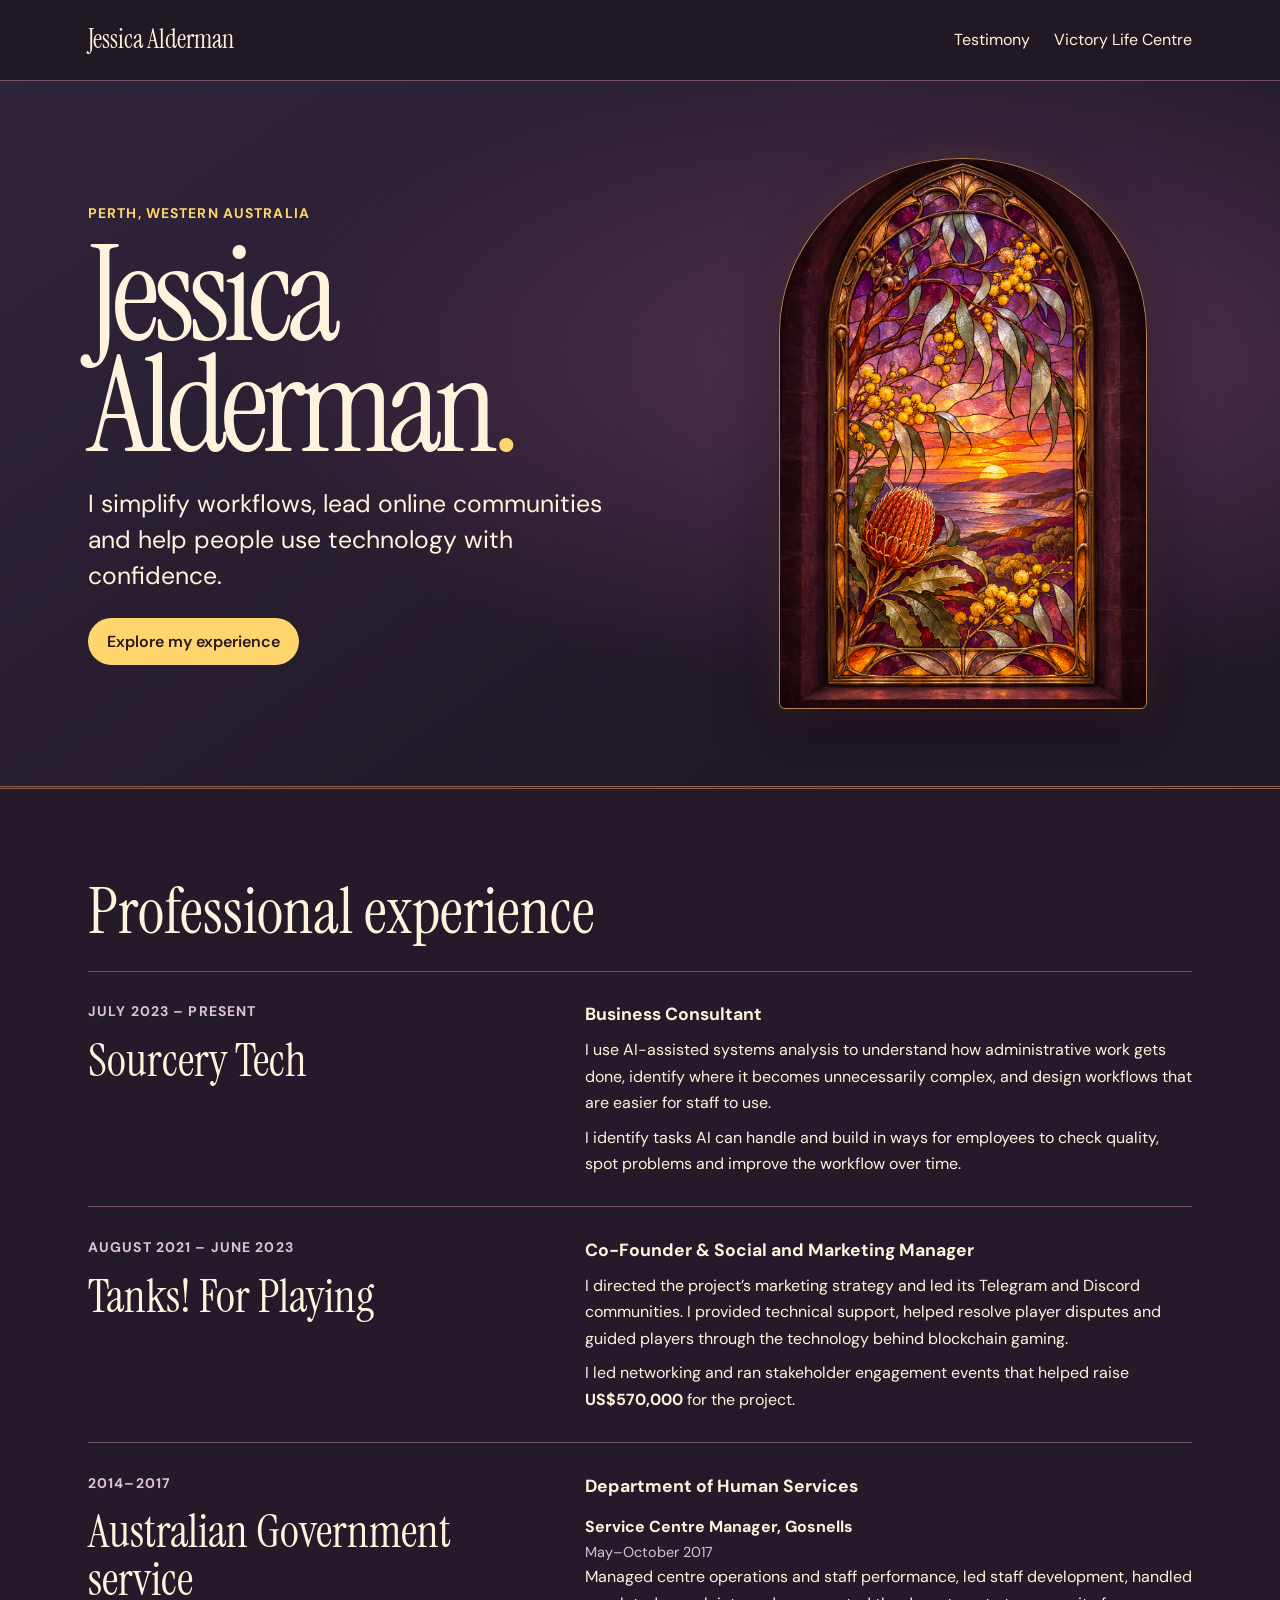
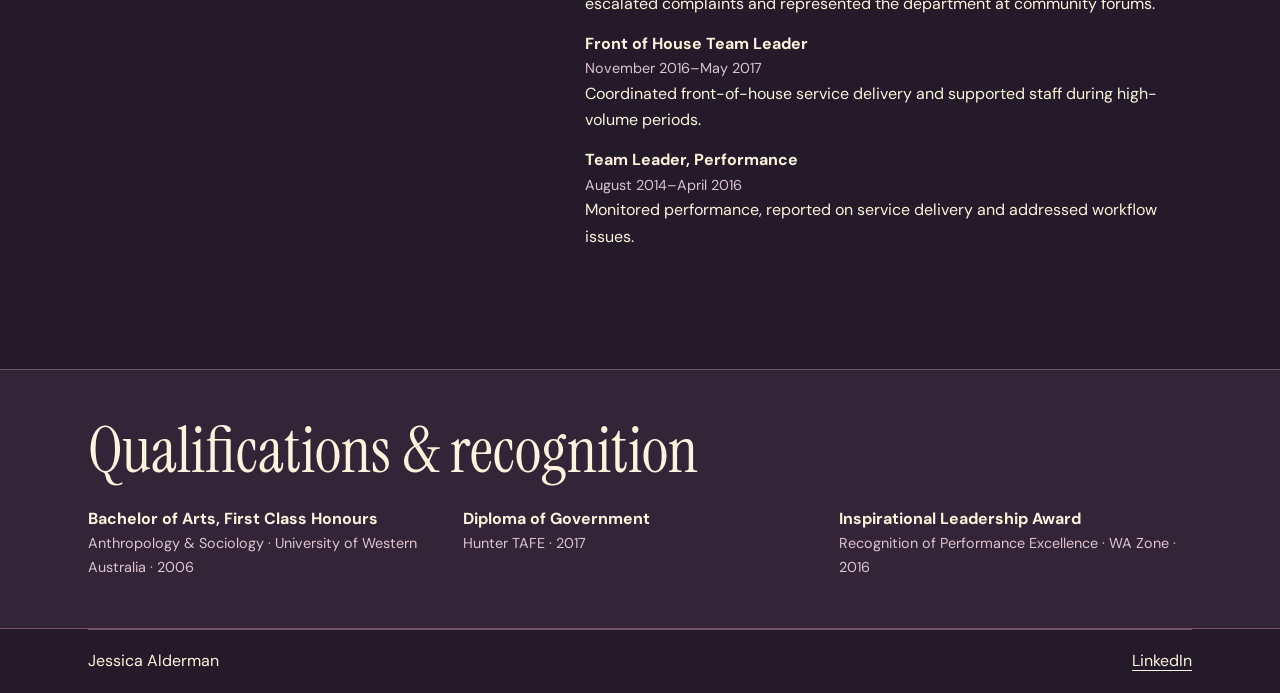
<file: index.html>
<!doctype html>
<html lang="en"><head><meta charset="utf-8"><meta name="viewport" content="width=device-width, initial-scale=1">
<meta name="description" content="Jessica Alderman, business consultant, community builder and co-founder based in Perth, Western Australia.">
<title>Jessica Alderman | Professional Portfolio</title><link rel="stylesheet" href="style.css?v=2"></head>
<body class="home-page"><a class="skip" href="#main">Skip to content</a>
<header class="site-header"><nav class="wrap nav" aria-label="Main navigation"><a class="brand" href="index.html" aria-current="page">Jessica Alderman</a><div class="nav-links"><a href="testimony.html">Testimony</a><a href="victory-life.html">Victory Life Centre</a></div></nav></header>
<main id="main">
<section class="hero"><div class="wrap hero-grid"><div><p class="eyebrow">Perth, Western Australia</p><h1>Jessica<br>Alderman<span>.</span></h1><p class="intro">I simplify workflows, lead online communities and help people use technology with confidence.</p><a class="button" href="#experience">Explore my experience</a></div><img class="hero-art" src="images/australiana-stained-glass.png" width="1024" height="1536" fetchpriority="high" alt="Arched stained glass with golden wattle, eucalyptus and banksia framing a purple and amber sunset over the Australian coast."></div></section>
<section class="wrap experience" id="experience" aria-labelledby="experience-title"><h2 id="experience-title">Professional experience</h2>
<article class="role"><div><p class="eyebrow">July 2023 – Present</p><h3>Sourcery Tech</h3></div><div><p class="role-title">Business Consultant</p><p>I use AI-assisted systems analysis to understand how administrative work gets done, identify where it becomes unnecessarily complex, and design workflows that are easier for staff to use.</p><p>I identify tasks AI can handle and build in ways for employees to check quality, spot problems and improve the workflow over time.</p></div></article>
<article class="role"><div><p class="eyebrow">August 2021 – June 2023</p><h3>Tanks! For Playing</h3></div><div><p class="role-title">Co-Founder &amp; Social and Marketing Manager</p><p>I directed the project’s marketing strategy and led its Telegram and Discord communities. I provided technical support, helped resolve player disputes and guided players through the technology behind blockchain gaming.</p><p>I led networking and ran stakeholder engagement events that helped raise <strong>US$570,000</strong> for the project.</p></div></article>
<article class="role"><div><p class="eyebrow">2014–2017</p><h3>Australian Government service</h3></div><div><p class="role-title">Department of Human Services</p><ul class="positions">
<li><strong>Service Centre Manager, Gosnells</strong><span>May–October 2017</span><p>Managed centre operations and staff performance, led staff development, handled escalated complaints and represented the department at community forums.</p></li>
<li><strong>Front of House Team Leader</strong><span>November 2016–May 2017</span><p>Coordinated front-of-house service delivery and supported staff during high-volume periods.</p></li>
<li><strong>Team Leader, Performance</strong><span>August 2014–April 2016</span><p>Monitored performance, reported on service delivery and addressed workflow issues.</p></li></ul></div></article>
</section>
<section class="credentials"><div class="wrap"><h2>Qualifications &amp; recognition</h2><ul><li><strong>Bachelor of Arts, First Class Honours</strong><span>Anthropology &amp; Sociology · University of Western Australia · 2006</span></li><li><strong>Diploma of Government</strong><span>Hunter TAFE · 2017</span></li><li><strong>Inspirational Leadership Award</strong><span>Recognition of Performance Excellence · WA Zone · 2016</span></li></ul></div></section>
</main><footer class="wrap footer"><span>Jessica Alderman</span><a href="https://www.linkedin.com/in/jessica-alderman-72170421a/">LinkedIn</a></footer></body></html>
</file>
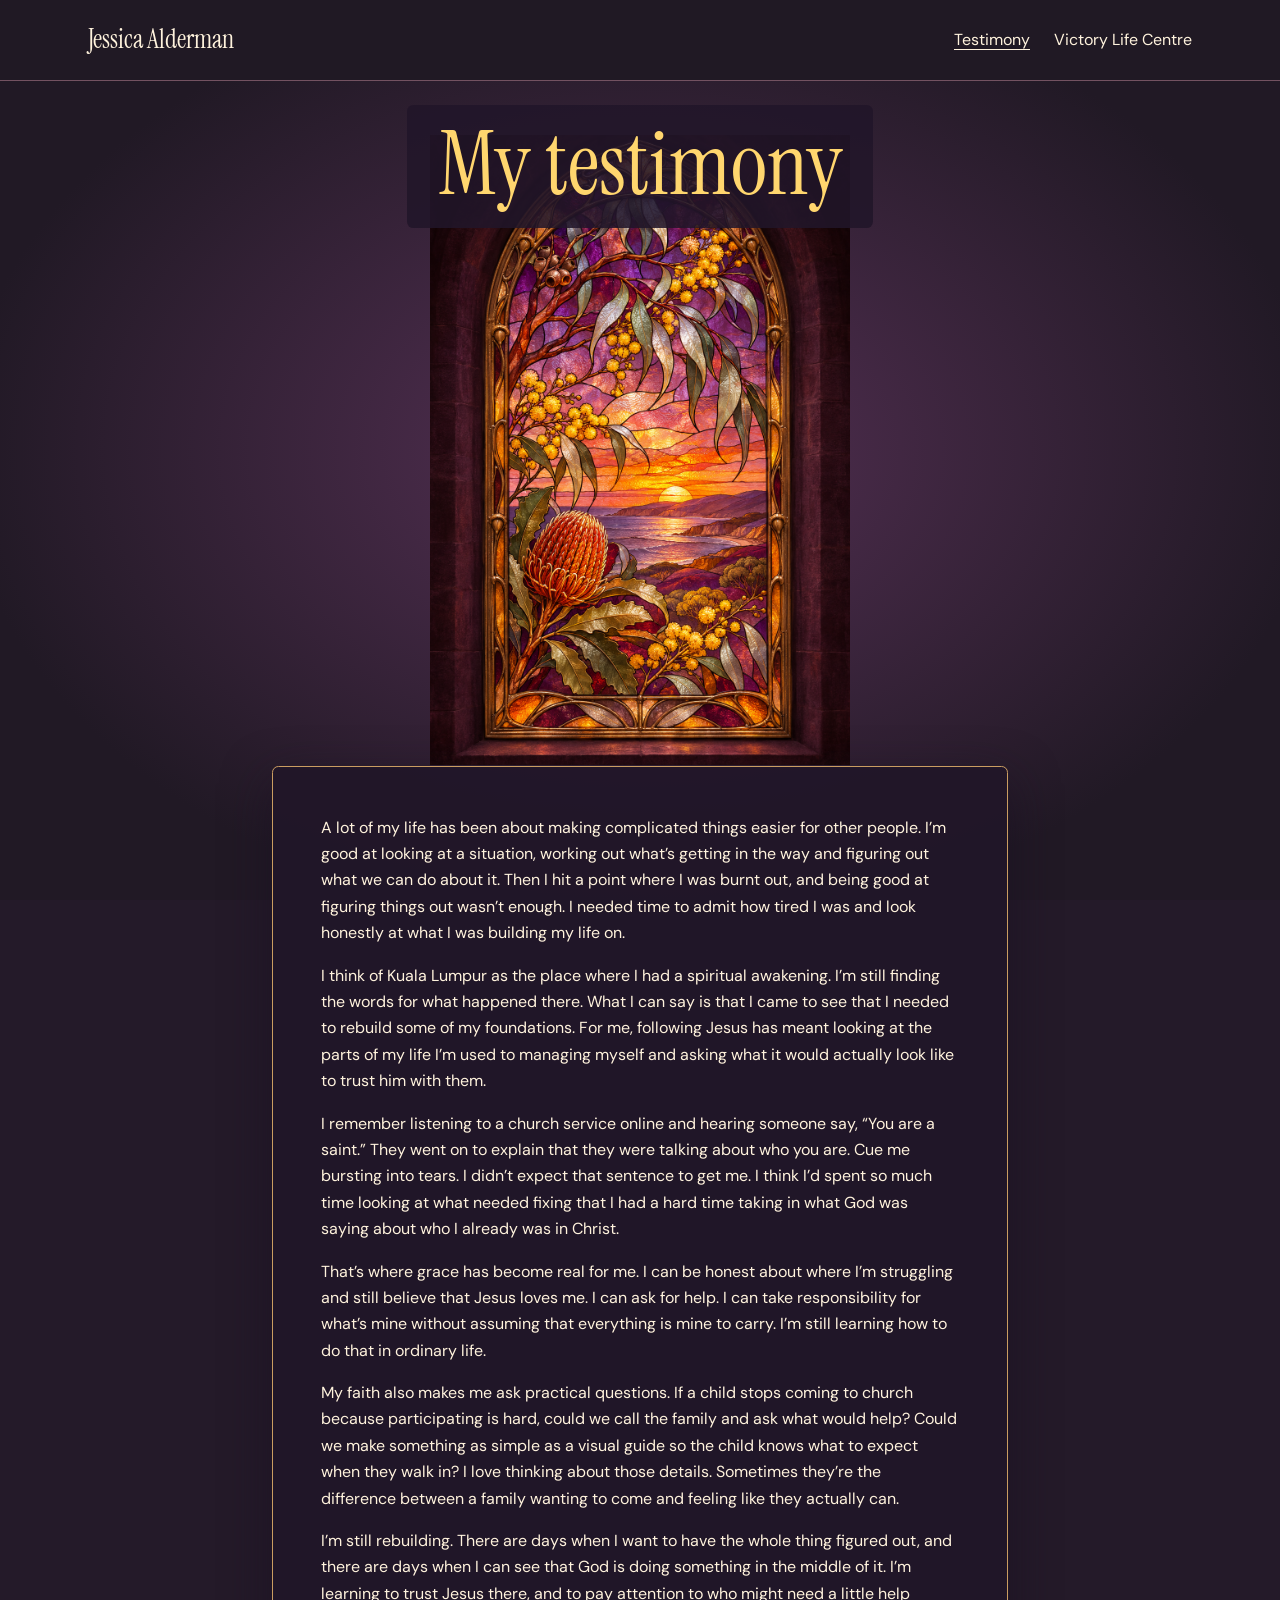
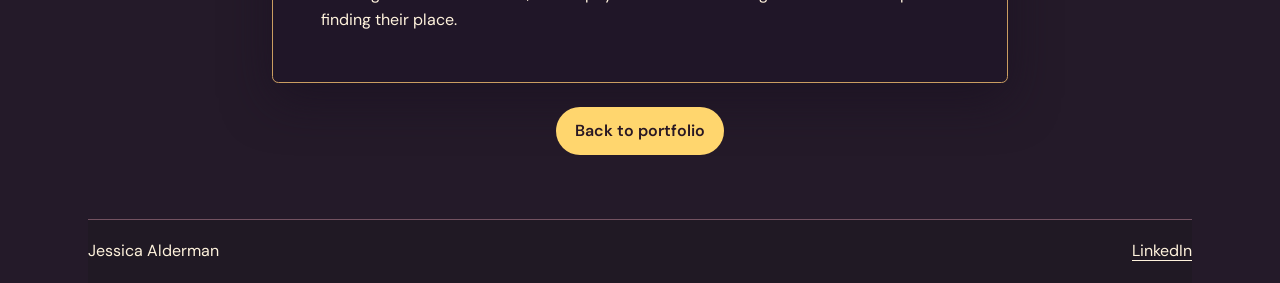
<file: testimony.html>
<!doctype html>
<html lang="en"><head><meta charset="utf-8"><meta name="viewport" content="width=device-width, initial-scale=1"><title>Testimony | Jessica Alderman</title><link rel="stylesheet" href="style.css?v=2"></head>
<body class="home-page testimony-page"><a class="skip" href="#main">Skip to content</a>
<header class="site-header"><nav class="wrap nav" aria-label="Main navigation"><a class="brand" href="index.html">Jessica Alderman</a><div class="nav-links"><a href="testimony.html" aria-current="page">Testimony</a><a href="victory-life.html">Victory Life Centre</a></div></nav></header>
<main class="wrap subpage" id="main">
<h1>My testimony</h1>
<article class="testimony">

<p>A lot of my life has been about making complicated things easier for other people. I’m good at looking at a situation, working out what’s getting in the way and figuring out what we can do about it. Then I hit a point where I was burnt out, and being good at figuring things out wasn’t enough. I needed time to admit how tired I was and look honestly at what I was building my life on.</p>
<p>I think of Kuala Lumpur as the place where I had a spiritual awakening. I’m still finding the words for what happened there. What I can say is that I came to see that I needed to rebuild some of my foundations. For me, following Jesus has meant looking at the parts of my life I’m used to managing myself and asking what it would actually look like to trust him with them.</p>
<p>I remember listening to a church service online and hearing someone say, “You are a saint.” They went on to explain that they were talking about who you are. Cue me bursting into tears. I didn’t expect that sentence to get me. I think I’d spent so much time looking at what needed fixing that I had a hard time taking in what God was saying about who I already was in Christ.</p>
<p>That’s where grace has become real for me. I can be honest about where I’m struggling and still believe that Jesus loves me. I can ask for help. I can take responsibility for what’s mine without assuming that everything is mine to carry. I’m still learning how to do that in ordinary life.</p>
<p>My faith also makes me ask practical questions. If a child stops coming to church because participating is hard, could we call the family and ask what would help? Could we make something as simple as a visual guide so the child knows what to expect when they walk in? I love thinking about those details. Sometimes they’re the difference between a family wanting to come and feeling like they actually can.</p>
<p>I’m still rebuilding. There are days when I want to have the whole thing figured out, and there are days when I can see that God is doing something in the middle of it. I’m learning to trust Jesus there, and to pay attention to who might need a little help finding their place.</p>
</article>
<a class="button" href="index.html">Back to portfolio</a>
</main>
<footer class="wrap footer"><span>Jessica Alderman</span><a href="https://www.linkedin.com/in/jessica-alderman-72170421a/">LinkedIn</a></footer></body></html>
</file>
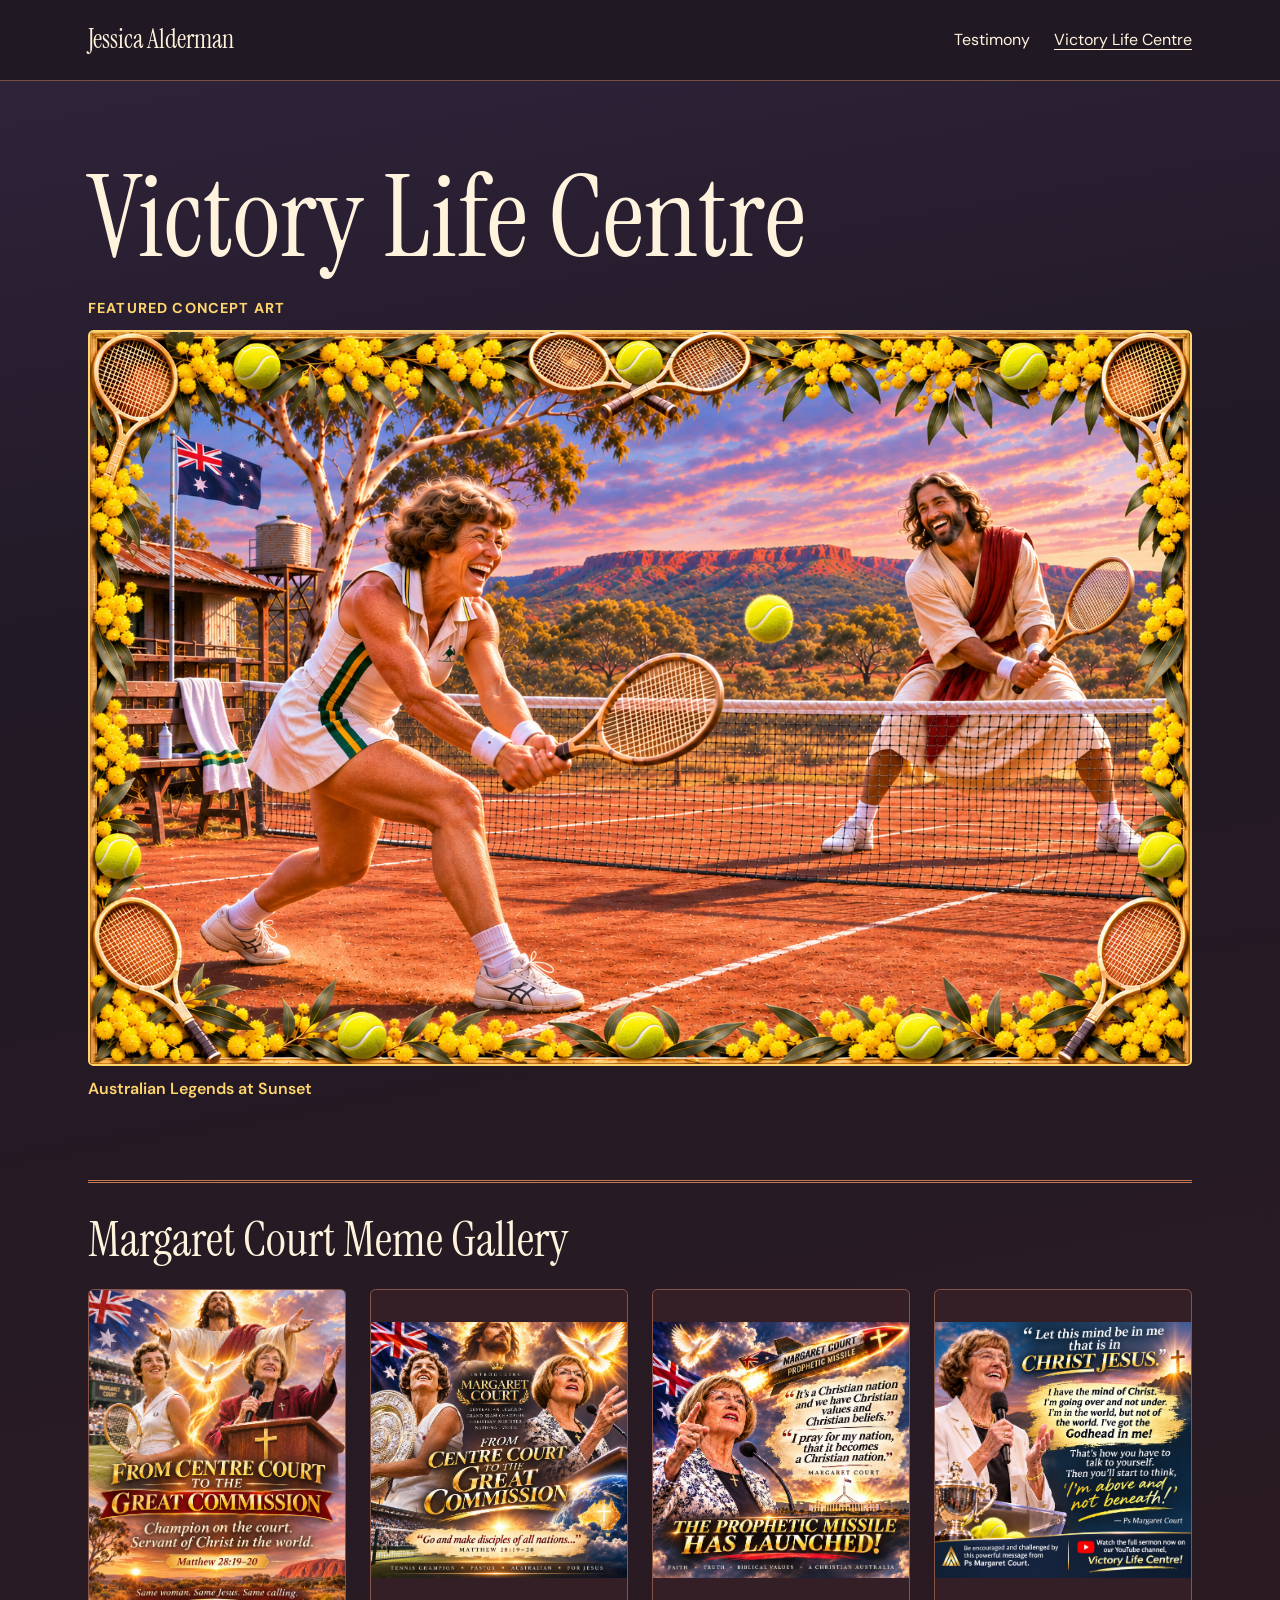
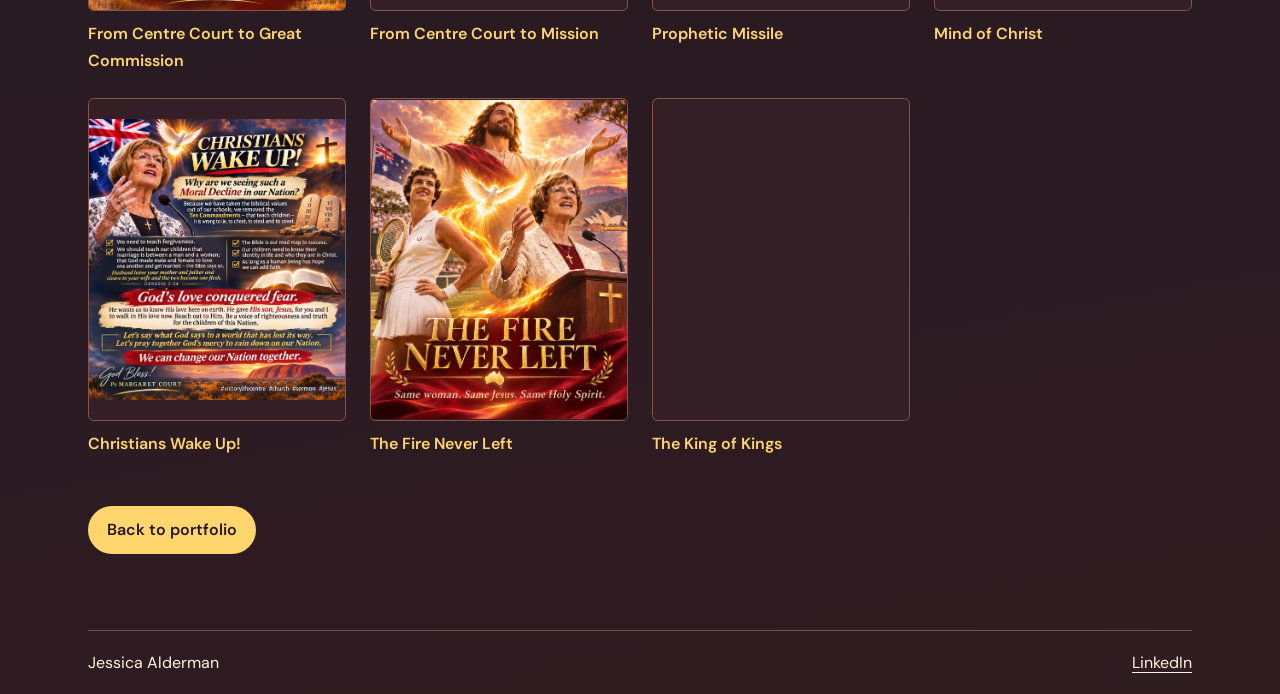
<file: victory-life.html>
<!doctype html>
<html lang="en"><head><meta charset="utf-8"><meta name="viewport" content="width=device-width, initial-scale=1"><title>Victory Life Centre Concept Art | Jessica Alderman</title><link rel="stylesheet" href="style.css?v=2"></head>
<body class="victory-page"><a class="skip" href="#main">Skip to content</a>
<header class="site-header"><nav class="wrap nav" aria-label="Main navigation"><a class="brand" href="index.html">Jessica Alderman</a><div class="nav-links"><a href="testimony.html">Testimony</a><a href="victory-life.html" aria-current="page">Victory Life Centre</a></div></nav></header>
<main class="wrap victory-main" id="main">
  <h1>Victory Life Centre</h1>
  <section class="concept-feature" aria-labelledby="concept-title">
    <h2 class="art-label" id="concept-title">Featured concept art</h2>
    <div class="art-grid">
      <figure><a href="images/Australian%20Legends%20at%20Sunset.png" aria-label="View full-size artwork for Australian Legends at Sunset"><img src="images/Australian%20Legends%20at%20Sunset.png" alt="Margaret Court and Jesus play tennis on a red clay court at sunset, framed by golden wattle and tennis racquets." width="1536" height="1024" fetchpriority="high" decoding="async"></a><figcaption>Australian Legends at Sunset</figcaption></figure>
    </div>
  </section>

  <section class="meme-gallery" aria-labelledby="gallery-title">
    <h2 id="gallery-title">Margaret Court Meme Gallery</h2>
    <div class="art-grid">
      <figure><a href="images/From%20Centre%20Court%20to%20Great%20Commission.png" aria-label="View full-size artwork for From Centre Court to Great Commission"><img src="images/From%20Centre%20Court%20to%20Great%20Commission.png" alt="From Centre Court to Great Commission" width="1122" height="1402" loading="lazy" decoding="async"></a><figcaption>From Centre Court to Great Commission</figcaption></figure>
      <figure><a href="images/From%20Centre%20Court%20to%20Mission.png" aria-label="View full-size artwork for From Centre Court to Mission"><img src="images/From%20Centre%20Court%20to%20Mission.png" alt="From Centre Court to Mission" width="1254" height="1254" loading="lazy" decoding="async"></a><figcaption>From Centre Court to Mission</figcaption></figure>
      <figure><a href="images/Prophetic%20Missile_%20Faith%20Over%20Australia.png" aria-label="View full-size artwork for Prophetic Missile"><img src="images/Prophetic%20Missile_%20Faith%20Over%20Australia.png" alt="Prophetic Missile" width="1254" height="1254" loading="lazy" decoding="async"></a><figcaption>Prophetic Missile</figcaption></figure>
      <figure><a href="images/Mind%20of%20Christ_%20Margaret%20Court%E2%80%99s%20Inspiring%20Message.png" aria-label="View full-size artwork for Mind of Christ"><img src="images/Mind%20of%20Christ_%20Margaret%20Court%E2%80%99s%20Inspiring%20Message.png" alt="Mind of Christ" width="1254" height="1254" loading="lazy" decoding="async"></a><figcaption>Mind of Christ</figcaption></figure>
      <figure><a href="images/Christians%20Wake%20Up%21%20Moral%20Decline%20in%20Australia.png" aria-label="View full-size artwork for Christians Wake Up!"><img src="images/Christians%20Wake%20Up%21%20Moral%20Decline%20in%20Australia.png" alt="Christians Wake Up!" width="1199" height="1312" loading="lazy" decoding="async"></a><figcaption>Christians Wake Up!</figcaption></figure>
      <figure><a href="images/The%20Fire%20Never%20Left_%20Margaret%20Court%E2%80%99s%20Faith.png" aria-label="View full-size artwork for The Fire Never Left"><img src="images/The%20Fire%20Never%20Left_%20Margaret%20Court%E2%80%99s%20Faith.png" alt="The Fire Never Left" width="1122" height="1402" loading="lazy" decoding="async"></a><figcaption>The Fire Never Left</figcaption></figure>
      <figure><a href="images/The%20King%20of%20Kings_%20Margaret%20Court%27s%20Testimony.png" aria-label="View full-size artwork for The King of Kings"><img src="images/The%20King%20of%20Kings_%20Margaret%20Court%27s%20Testimony.png" alt="The King of Kings" width="1254" height="1254" loading="lazy" decoding="async"></a><figcaption>The King of Kings</figcaption></figure>
    </div>
  </section>
  <a class="button" href="index.html">Back to portfolio</a>
</main>
<footer class="wrap footer"><span>Jessica Alderman</span><a href="https://www.linkedin.com/in/jessica-alderman-72170421a/">LinkedIn</a></footer></body></html>
</file>
<file: style.css>
@import url('https://fonts.googleapis.com/css2?family=DM+Sans:wght@400;500;600;700&family=Instrument+Serif:ital@0;1&display=swap');

:root {
  color-scheme: light;
  --paper: #f9f7f2;
  --ink: #172b26;
  --muted: #4b6158;
  --line: #cdd6ce;
  --serif: "Instrument Serif", Georgia, serif;
  --sans: "DM Sans", system-ui, sans-serif;
}
*, *::before, *::after { box-sizing: border-box; }
body { margin: 0; background: var(--paper); color: var(--ink); font: 1rem/1.65 var(--sans); }
a { color: inherit; text-underline-offset: .25em; }
a:focus-visible { outline: 3px solid #94622a; outline-offset: 5px; }
h1, h2, h3, p { margin: 0; }
h1, h2, h3 { font-family: var(--serif); font-weight: 400; line-height: 1.04; }
h2 { font-size: clamp(2.55rem, 5vw, 4.15rem); }
h3 { font-size: clamp(2rem, 3.6vw, 3.05rem); }
.wrap { width: min(100% - 3rem, 69rem); margin-inline: auto; }
.skip { position: absolute; top: .5rem; left: .5rem; z-index: 1; padding: .5rem; background: var(--paper); transform: translateY(-200%); }
.skip:focus { transform: none; }
.site-header { border-bottom: 1px solid var(--line); }
.nav, .nav-links, .footer { display: flex; align-items: center; gap: .6rem 1.5rem; flex-wrap: wrap; }
.nav, .footer { justify-content: space-between; padding-block: 1.15rem; }
.nav a { text-decoration: none; }
.nav a:hover, .nav a[aria-current="page"]:not(.brand) { text-decoration: underline; }
.brand { font-family: var(--serif); font-size: 1.65rem; }
.hero { background: #e1ebe2; overflow: hidden; }
.hero-grid { display: grid; grid-template-columns: 1.15fr .85fr; align-items: center; gap: clamp(1.5rem, 5vw, 5rem); padding-block: clamp(3.25rem, 8vw, 7rem); }
.eyebrow { margin-bottom: .85rem; font-size: .875rem; font-weight: 700; letter-spacing: .08em; text-transform: uppercase; color: var(--muted); }
.hero h1 { font-size: clamp(4.2rem, 11vw, 9rem); line-height: .83; letter-spacing: -.045em; }
.hero h1 span { color: #54765e; }
.intro { margin-top: 1.5rem; max-width: 32ch; font-size: clamp(1.15rem, 2.4vw, 1.55rem); line-height: 1.45; }
.button { display: inline-block; margin-top: 1.55rem; padding: .65rem 1.2rem; background: var(--ink); color: white; border-radius: 2rem; font-weight: 600; text-decoration: none; }
.button:hover { background: #365848; }
.experience { padding-block: clamp(3rem, 7vw, 6rem); }
.experience h2 { margin-bottom: 1.6rem; }
.role { display: grid; grid-template-columns: minmax(0, .85fr) minmax(0, 1.15fr); gap: 1rem 3rem; padding-block: 1.8rem; border-top: 1px solid var(--line); }
.role p + p { margin-top: .5rem; }
.role-title { font-size: 1.1rem; font-weight: 700; }
.positions, .credentials ul { padding: 0; margin: 0; list-style: none; }
.positions li { margin-top: .85rem; }
.positions span, .credentials span { display: block; color: var(--muted); font-size: .9rem; }
.credentials { background: #e1ebe2; padding-block: 3rem; }
.credentials ul { display: grid; grid-template-columns: repeat(3, 1fr); gap: 1.4rem; margin-top: 1.35rem; }
.subpage { min-height: 65vh; padding-block: clamp(3rem, 10vw, 8rem); }
.subpage h1 { font-size: clamp(3.5rem, 9vw, 7rem); max-width: 14ch; }
.subpage p { margin-top: 1rem; }
footer { border-top: 1px solid var(--line); }
@media (max-width: 42rem) {
  .hero-grid { grid-template-columns: 1fr; }
  .role, .credentials ul { grid-template-columns: 1fr; }
}

 .testimony { max-width: 65ch; }

.meme-gallery { margin-block: 2.5rem 1.5rem; padding-top: 2rem; border-top: 1px solid var(--line); }
.meme-gallery h2 { font-size: clamp(2rem, 4vw, 3rem); }

.art-grid { display: grid; grid-template-columns: repeat(auto-fit, minmax(min(100%, 16rem), 1fr)); gap: 1.5rem; margin-top: 1.5rem; }
.art-grid figure { margin: 0; min-width: 0; }
.art-grid a { display: grid; align-items: center; aspect-ratio: 4 / 5; background: #e1ebe2; border-radius: .35rem; }
.art-grid img { display: block; width: 100%; height: 100%; object-fit: contain; }
.art-grid figcaption { margin-top: .65rem; font-weight: 600; }

.victory-page {
  --ink: #fff3dd;
  --line: #784f44;
  --wattle: #ffd66e;
  background: linear-gradient(170deg, #30243c 0%, #211925 42rem, #301c21 100%);
  color: var(--ink);
}
.victory-page .site-header { background: #201924; }
.victory-page a:focus-visible { outline-color: var(--wattle); }
.victory-main { padding-block: clamp(2.3rem, 6vw, 5rem); }
.victory-main h1 { font-size: clamp(3.1rem, 9vw, 7.5rem); }
.concept-feature { margin-top: 1.25rem; }
.concept-feature .art-label { color: var(--wattle); font: 700 .9rem/1.4 var(--sans); letter-spacing: .08em; text-transform: uppercase; }
.concept-feature .art-grid { display: block; margin-top: .75rem; }
.victory-page .art-grid a { background: #351f27; border: 1px solid #865548; overflow: hidden; }
.victory-page .art-grid a:hover { border-color: var(--wattle); }
.concept-feature .art-grid a { aspect-ratio: 3 / 2; border: 2px solid var(--wattle); }
.victory-page .art-grid figcaption { color: var(--wattle); }
.victory-page .meme-gallery { margin-top: clamp(2.5rem, 6vw, 5rem); border-top: 3px double #c57952; }
.victory-page .button { background: var(--wattle); color: #291824; }
.victory-page .button:hover { background: #ffe5a1; }

.home-page {
  color-scheme: dark;
  --ink: #fff3dd;
  --muted: #ddc4ce;
  --line: #735261;
  --wattle: #ffd66e;
  background: #241a29;
  color: var(--ink);
}
.home-page .site-header { background: #201924; }
.home-page .hero {
  background: radial-gradient(ellipse at 75% 40%, #553054 0%, transparent 55%), linear-gradient(145deg, #30243c, #211925 75%);
  border-bottom: 3px double #90614f;
}
.home-page .hero-grid { grid-template-columns: minmax(0, 1.12fr) minmax(0, .88fr); padding-block: clamp(2.5rem, 6vw, 5rem); }
.home-page .hero h1 { font-size: clamp(4rem, 10.5vw, 8.5rem); }
.home-page .hero h1 span, .home-page .hero .eyebrow { color: var(--wattle); }
.home-page .hero-art {
  display: block;
  width: min(100%, 23rem);
  height: auto;
  justify-self: center;
  border: 1px solid #ba854e;
  border-radius: 50% 50% .4rem .4rem / 32% 32% .4rem .4rem;
  box-shadow: 0 1.2rem 3.5rem #130b1ab3, 0 0 2rem #a9634250;
}
.home-page .credentials { background: #342437; border-block: 1px solid var(--line); }
.home-page .button { background: var(--wattle); color: #291824; }
.home-page .button:hover { background: #ffe5a1; }
.home-page .skip { color: #241a29; }
.home-page a:focus-visible { outline-color: var(--wattle); }
@media (max-width: 42rem) {
  .home-page .hero-grid { grid-template-columns: 1fr; }
  .home-page .hero-art { width: min(100%, 19rem); }
}

.testimony-page .site-header, .testimony-page footer {
  position: relative;
  z-index: 1;
  background: #201924;
}
.testimony-page main {
  position: relative;
  isolation: isolate;
  width: 100%;
  padding: 1.5rem clamp(1rem, 5vw, 3rem) 4rem;
}
.testimony-page main::before {
  position: fixed;
  z-index: -1;
  inset: 0;
  content: "";
  pointer-events: none;
  background:
    url("images/australiana-stained-glass.png") center / auto min(70svh, 135vw) no-repeat,
    radial-gradient(ellipse at center, #553054, #211925 75%);
}
.testimony-page h1 {
  position: sticky;
  z-index: 1;
  top: .75rem;
  width: fit-content;
  max-width: 100%;
  margin-inline: auto;
  padding: .15em .35em .2em;
  border-radius: .4rem;
  background: rgb(33 22 41 / 88%);
  font-size: clamp(2.75rem, 8vw, 5.5rem);
  color: var(--wattle);
  text-align: center;
}
.testimony-page .testimony {
  max-width: 46rem;
  margin: max(0px, calc(74svh - clamp(4rem, 12vw, 8rem))) auto 0;
  padding: clamp(1.2rem, 4vw, 3rem);
  border: 1px solid #ca9d61;
  border-radius: .4rem;
  background: rgb(33 22 41 / 92%);
  box-shadow: 0 1rem 3rem #180f21a6;
}
.testimony-page .testimony p:first-child { margin-top: 0; }
.testimony-page .subpage > .button { display: table; margin-inline: auto; }
</file>
